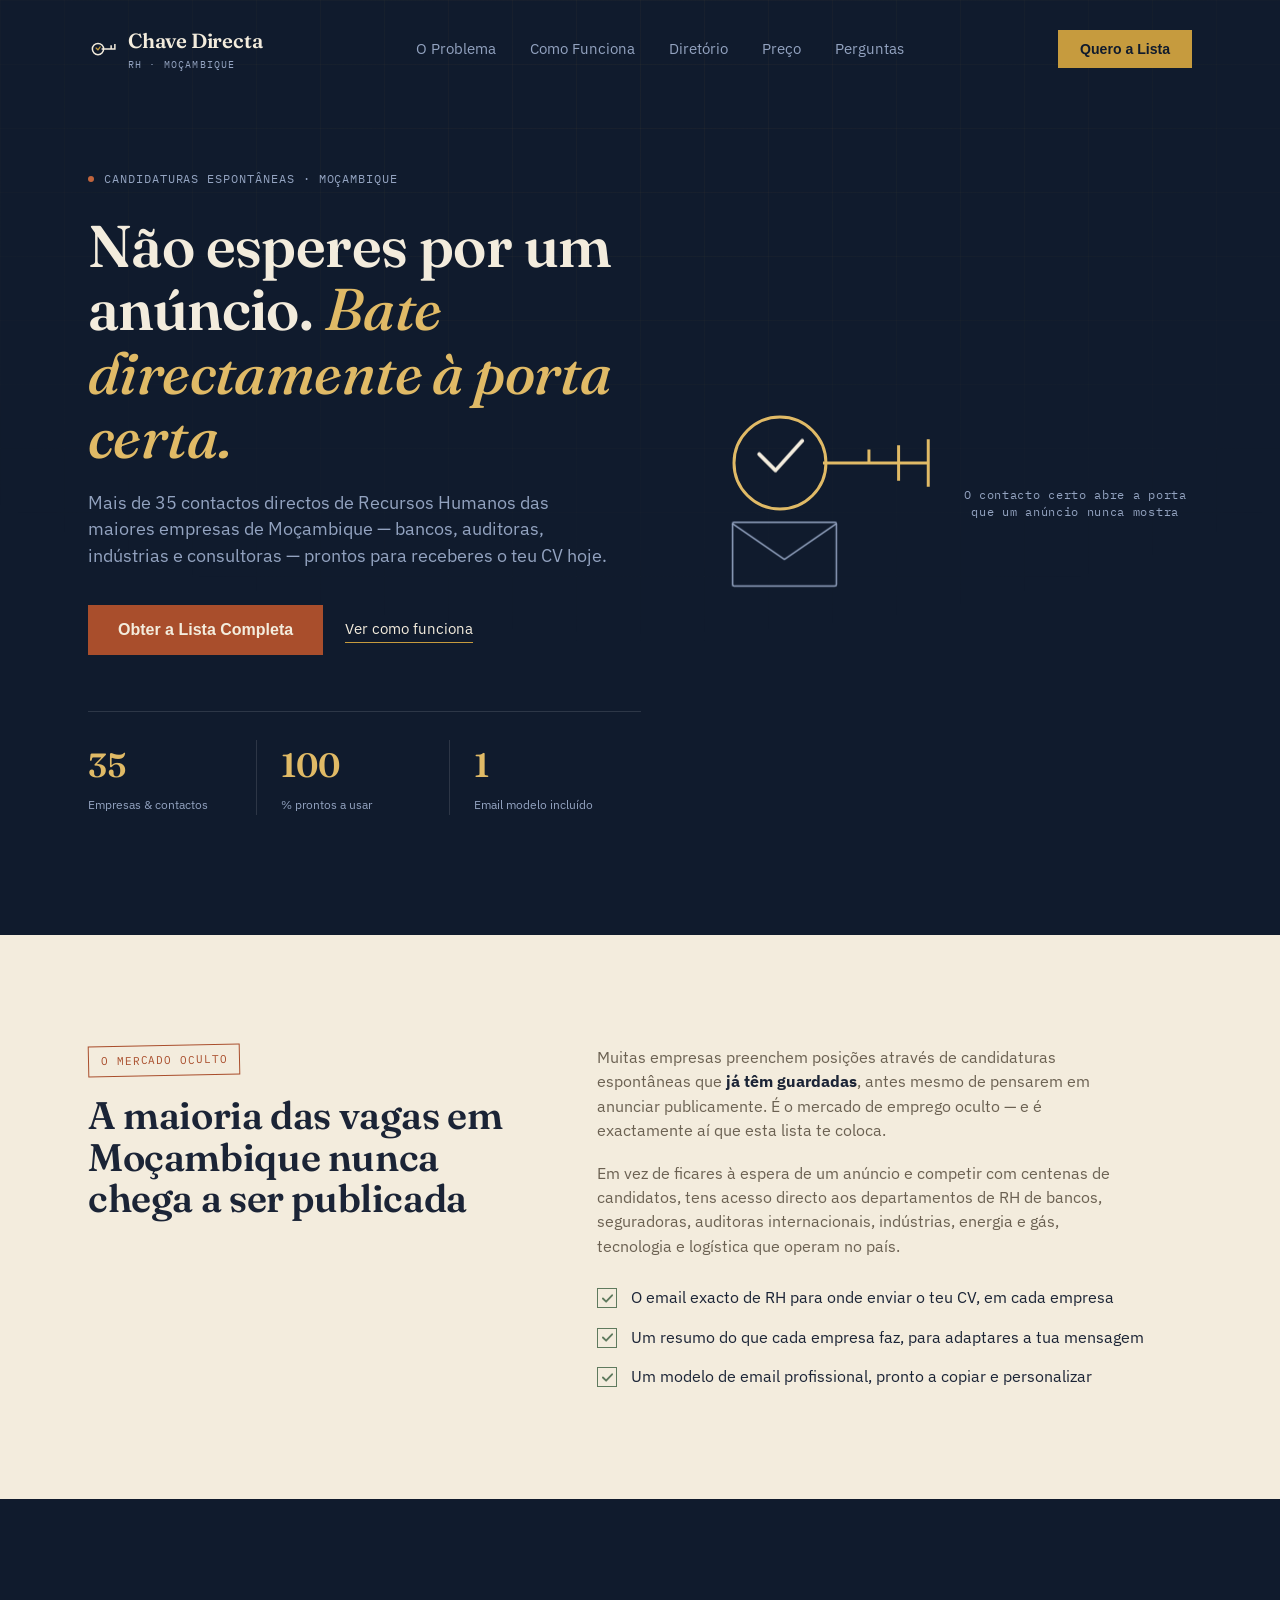
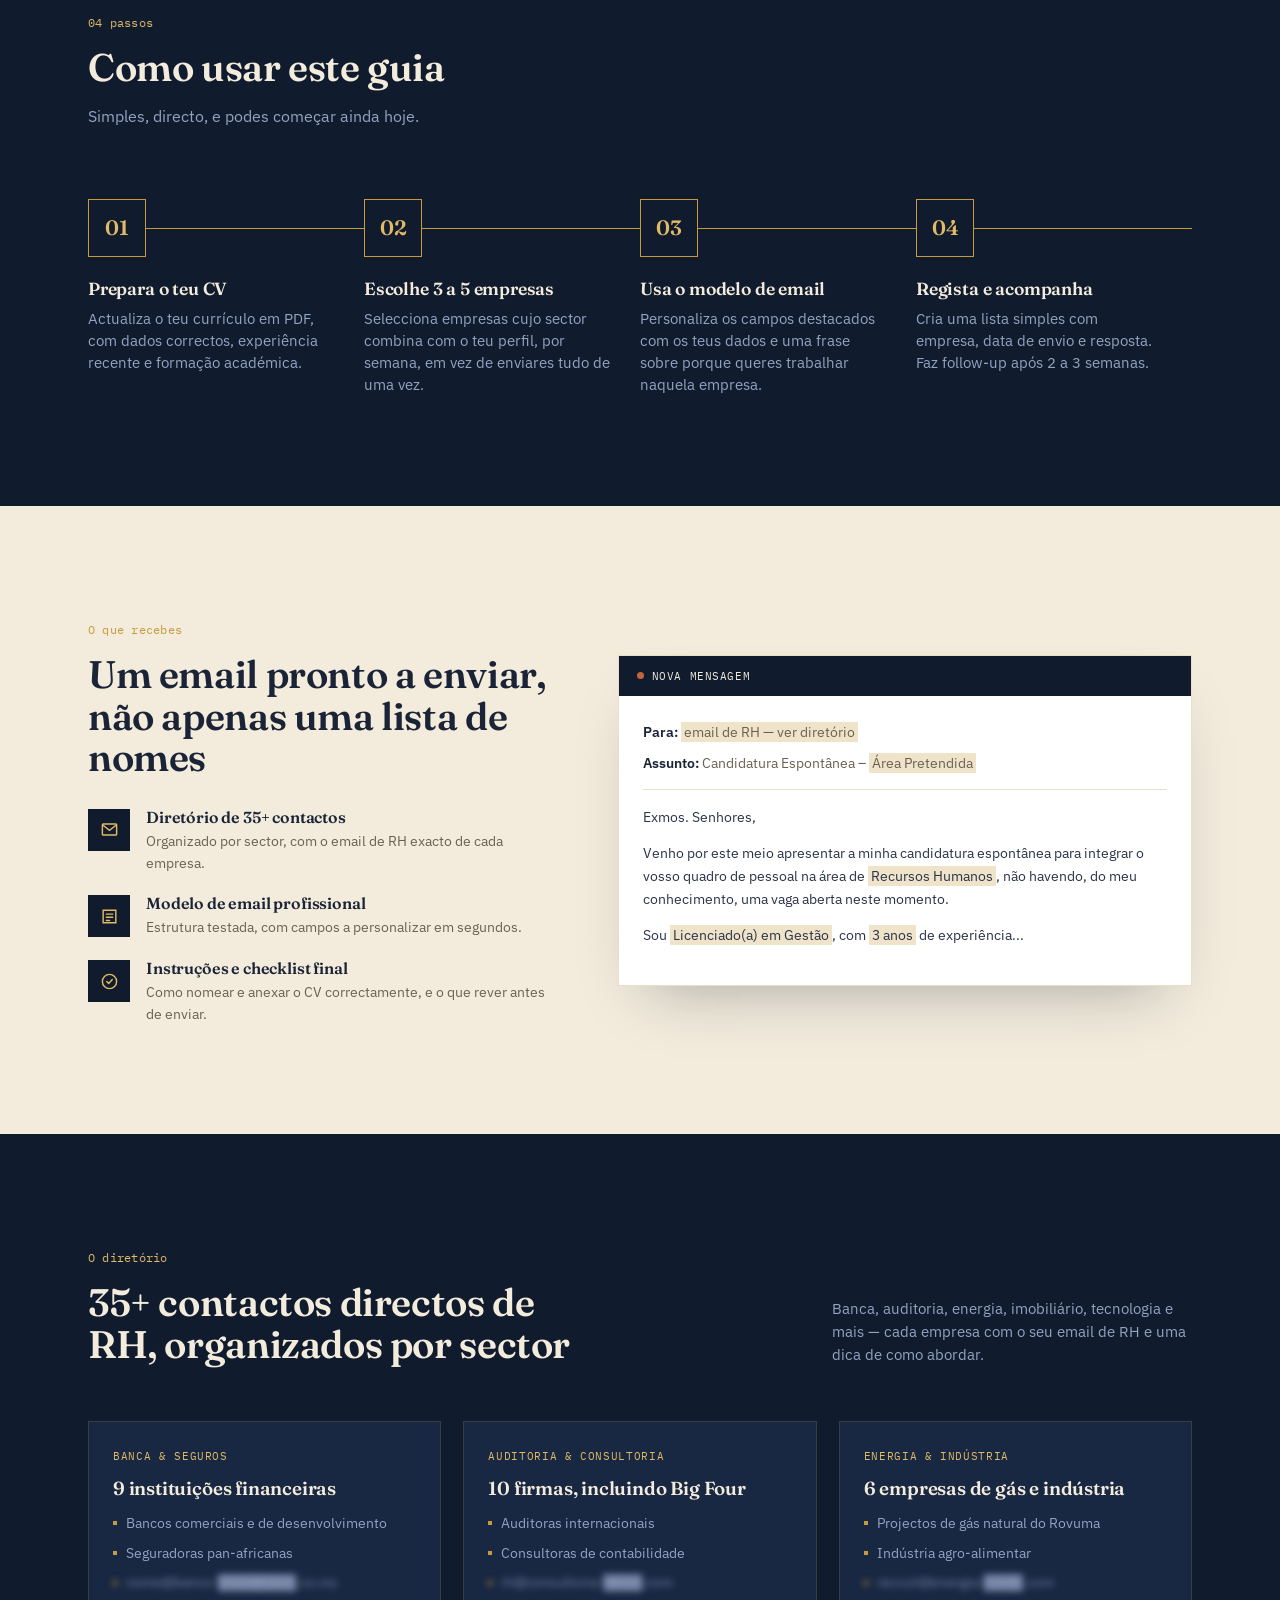
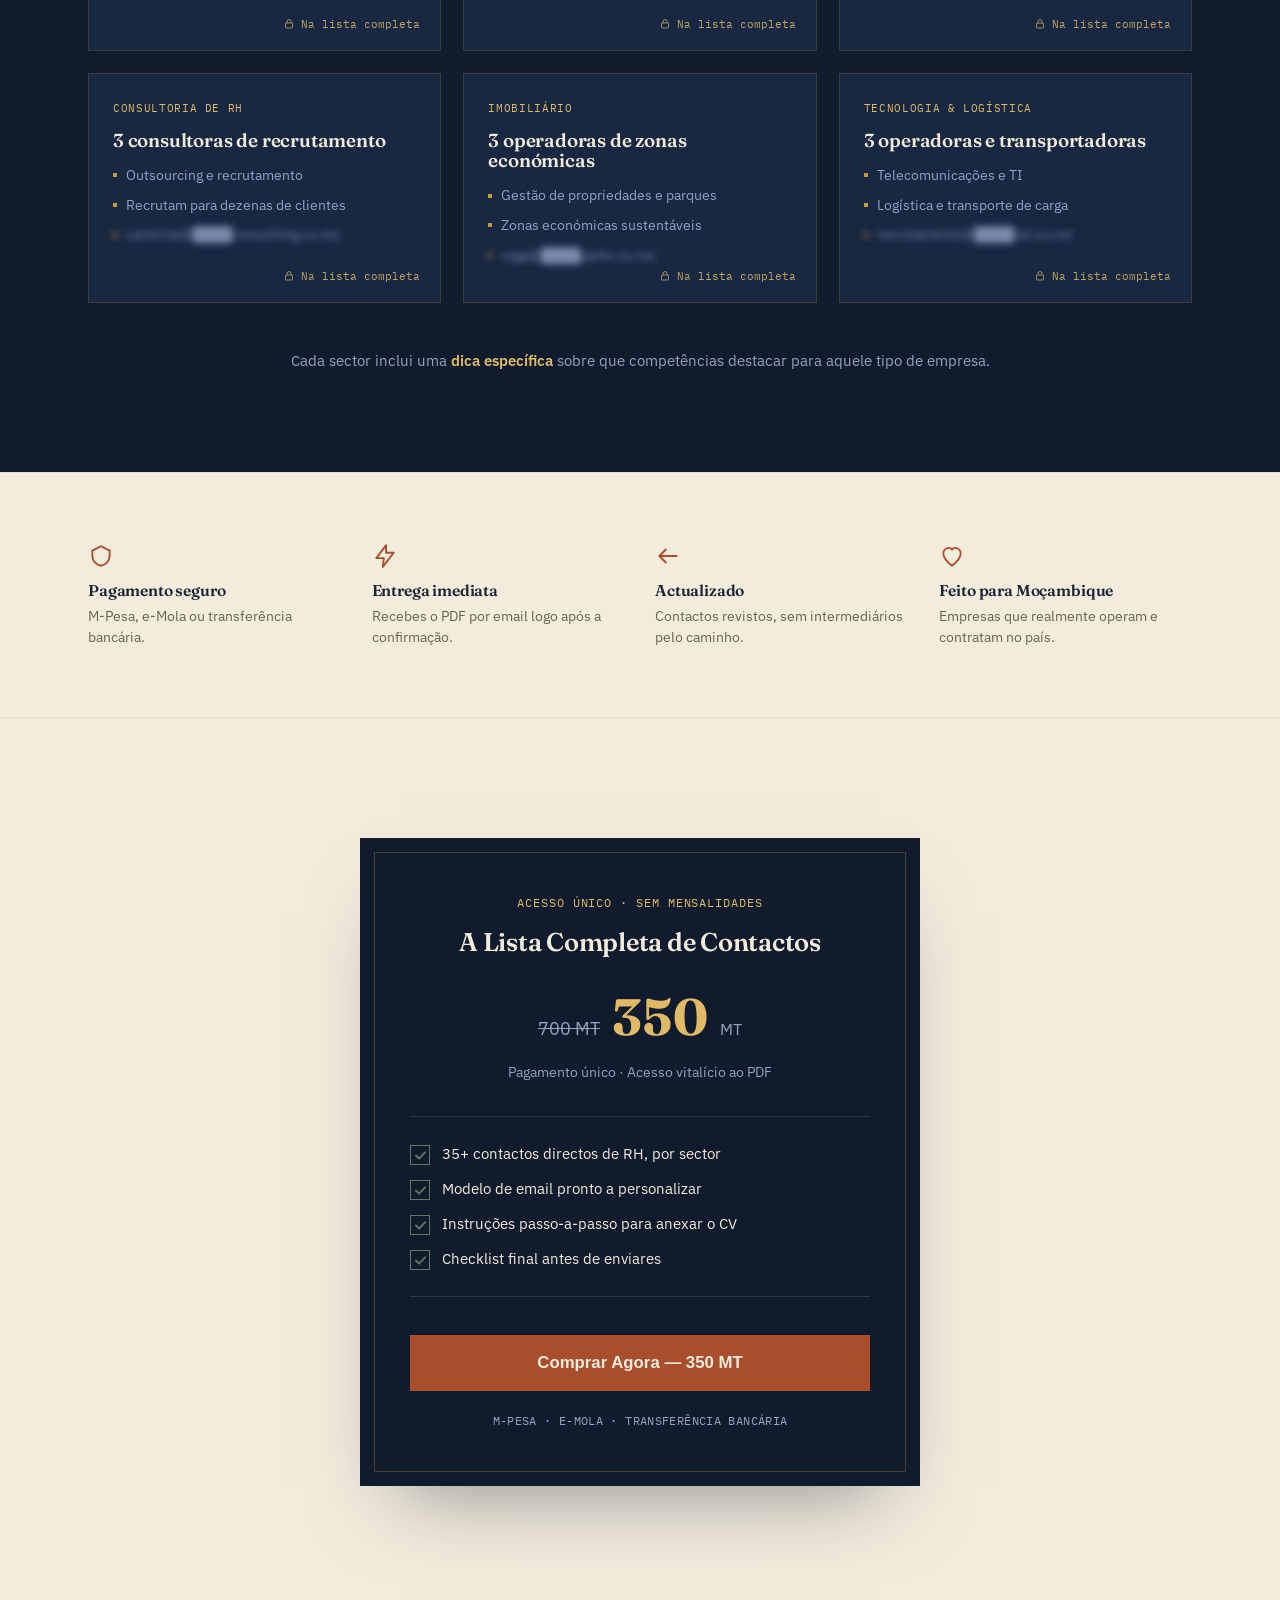
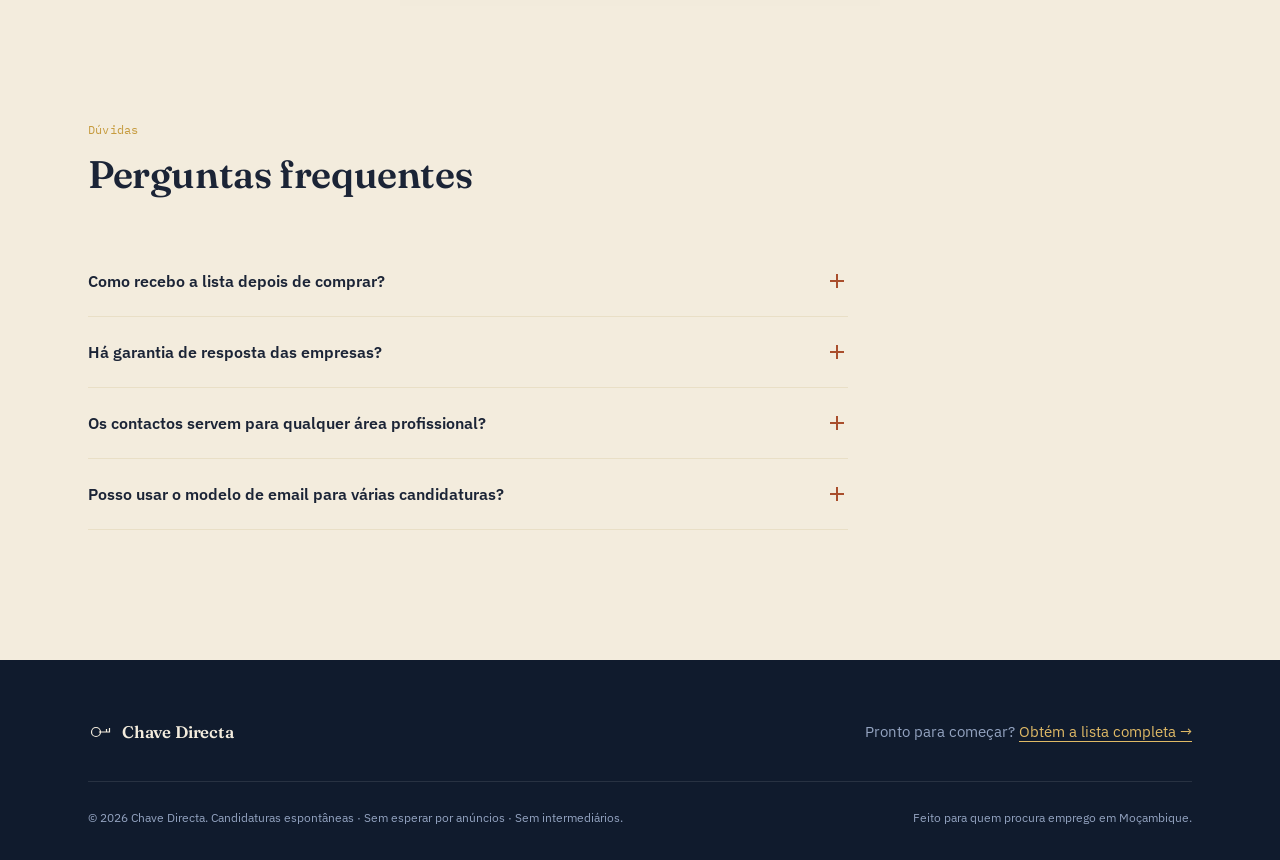
<file: v1.html>
<!DOCTYPE html>
<html lang="pt-MZ">
<head>
<meta charset="UTF-8">
<meta name="viewport" content="width=device-width, initial-scale=1.0">
<title>Chave Directa — Contactos de RH em Moçambique</title>
<meta name="description" content="Mais de 35 contactos directos de Recursos Humanos das maiores empresas de Moçambique, com modelo de email pronto e instruções passo-a-passo para candidaturas espontâneas.">
<link rel="preconnect" href="https://fonts.googleapis.com">
<link rel="preconnect" href="https://fonts.gstatic.com" crossorigin>
<link href="https://fonts.googleapis.com/css2?family=Fraunces:ital,opsz,wght@0,9..144,400;0,9..144,500;0,9..144,600;0,9..144,700;1,9..144,500&family=IBM+Plex+Sans:wght@400;500;600;700&family=IBM+Plex+Mono:wght@500&display=swap" rel="stylesheet">
<style>
:root{
  --ink:#101B2D;
  --ink-2:#182742;
  --ink-3:#1E3050;
  --paper:#F3ECDD;
  --paper-2:#E9DFC6;
  --brass:#C69B3E;
  --brass-light:#E0BA66;
  --rust:#A94E2C;
  --rust-light:#C2653D;
  --sage:#5F7A5E;
  --ink-text:#1B2436;
  --paper-text:#F3ECDD;
  --muted-on-ink:#93A3C0;
  --muted-on-paper:#6B6152;
  --radius-card:2px;
  --serif:'Fraunces', serif;
  --sans:'IBM Plex Sans', sans-serif;
  --mono:'IBM Plex Mono', monospace;
}
*{box-sizing:border-box; margin:0; padding:0;}
html{scroll-behavior:smooth;}
body{
  font-family:var(--sans);
  background:var(--paper);
  color:var(--ink-text);
  line-height:1.5;
  overflow-x:hidden;
  -webkit-font-smoothing:antialiased;
}
img,svg{display:block; max-width:100%;}
a{color:inherit; text-decoration:none;}
ul{list-style:none;}
.container{
  width:100%;
  max-width:1160px;
  margin:0 auto;
  padding:0 28px;
}
h1,h2,h3,h4{font-family:var(--serif); font-weight:600; line-height:1.08; letter-spacing:-0.01em;}
.section-tag{
  font-family:var(--mono);
  font-size:0.72rem;
  letter-spacing:0.02em;
  color:var(--brass);
}
.on-ink .section-tag{color:var(--brass-light);}
.serif-italic{font-style:italic; font-weight:500;}

@media (prefers-reduced-motion: reduce){
  *{animation-duration:0.001ms !important; animation-iteration-count:1 !important; transition-duration:0.001ms !important; scroll-behavior:auto !important;}
}

/* ---------- HEADER ---------- */
header{
  position:fixed; top:0; left:0; right:0; z-index:100;
  background:rgba(16,27,45,0.0);
  transition:background .4s ease, padding .3s ease, box-shadow .4s ease;
  padding:26px 0;
}
header.scrolled{
  background:rgba(16,27,45,0.92);
  backdrop-filter:blur(10px);
  padding:14px 0;
  box-shadow:0 8px 24px rgba(0,0,0,0.25);
}
.header-inner{
  display:flex; align-items:center; justify-content:space-between;
}
.logo{
  display:flex; align-items:center; gap:10px;
  color:var(--paper);
}
.logo svg{width:30px; height:30px; flex-shrink:0;}
.logo-word{font-family:var(--serif); font-weight:600; font-size:1.28rem; letter-spacing:-0.01em;}
.logo-sub{font-family:var(--mono); font-size:0.6rem; letter-spacing:0.12em; color:var(--muted-on-ink); text-transform:uppercase; display:block; margin-top:1px;}
nav.main-nav{display:flex; gap:34px;}
nav.main-nav a{
  color:var(--muted-on-ink);
  font-size:0.92rem;
  position:relative;
  transition:color .25s ease;
}
nav.main-nav a:hover{color:var(--paper);}
nav.main-nav a::after{
  content:'';
  position:absolute; left:0; bottom:-6px; height:1px; width:0;
  background:var(--brass);
  transition:width .3s ease;
}
nav.main-nav a:hover::after{width:100%;}
.header-cta{
  background:var(--brass);
  color:var(--ink);
  font-weight:600;
  font-size:0.88rem;
  padding:11px 22px;
  border:none;
  cursor:pointer;
  transition:background .25s ease, transform .2s ease;
}
.header-cta:hover{background:var(--brass-light); transform:translateY(-1px);}
.menu-toggle{display:none; background:none; border:none; color:var(--paper); font-size:1.6rem; cursor:pointer;}

/* ---------- HERO ---------- */
.hero{
  position:relative;
  background:var(--ink);
  color:var(--paper);
  padding:170px 0 120px;
  overflow:hidden;
}
.hero::before{
  content:'';
  position:absolute; inset:0;
  background-image:
    linear-gradient(rgba(198,155,62,0.05) 1px, transparent 1px),
    linear-gradient(90deg, rgba(198,155,62,0.05) 1px, transparent 1px);
  background-size:64px 64px;
  mask-image:radial-gradient(ellipse 80% 60% at 50% 10%, black, transparent);
  pointer-events:none;
}
.hero-grid{
  position:relative;
  display:grid;
  grid-template-columns:1.05fr 0.95fr;
  gap:50px;
  align-items:center;
}
.eyebrow-row{
  display:flex; align-items:center; gap:10px;
  margin-bottom:26px;
}
.eyebrow-row .dot{width:6px; height:6px; background:var(--rust-light); border-radius:50%;}
.eyebrow-row span{
  font-family:var(--mono); font-size:0.74rem; letter-spacing:0.08em;
  color:var(--muted-on-ink); text-transform:uppercase;
}
.hero h1{
  font-size:clamp(2.4rem, 4.6vw, 3.7rem);
  color:var(--paper);
  margin-bottom:22px;
}
.hero h1 .accent{color:var(--brass-light); font-style:italic; font-weight:500;}
.hero p.lead{
  font-size:1.1rem;
  color:var(--muted-on-ink);
  max-width:520px;
  margin-bottom:36px;
}
.hero-ctas{display:flex; align-items:center; gap:22px; flex-wrap:wrap; margin-bottom:56px;}
.btn-primary{
  background:var(--rust);
  color:var(--paper);
  font-weight:600;
  font-size:1rem;
  padding:16px 30px;
  border:none;
  cursor:pointer;
  position:relative;
  overflow:hidden;
  transition:transform .2s ease, box-shadow .3s ease;
  box-shadow:0 0 0 rgba(169,78,44,0);
}
.btn-primary:hover{transform:translateY(-2px); box-shadow:0 14px 30px -10px rgba(169,78,44,0.55);}
.btn-primary span{position:relative; z-index:1;}
.btn-ghost-link{
  font-size:0.95rem; color:var(--paper); border-bottom:1px solid var(--brass);
  padding-bottom:2px; transition:opacity .2s ease;
}
.btn-ghost-link:hover{opacity:0.75;}
.hero-stats{
  display:flex; gap:0;
  border-top:1px solid rgba(255,255,255,0.12);
  padding-top:28px;
}
.hero-stat{
  flex:1; padding-right:24px;
}
.hero-stat + .hero-stat{
  border-left:1px solid rgba(255,255,255,0.12);
  padding-left:24px;
}
.hero-stat .num{
  font-family:var(--serif); font-weight:600; font-size:2.1rem; color:var(--brass-light);
  display:block;
}
.hero-stat .lbl{
  font-size:0.78rem; color:var(--muted-on-ink); margin-top:2px;
}

/* Hero visual: key unlock */
.hero-visual{
  position:relative;
  display:flex; align-items:center; justify-content:center;
  min-height:420px;
}
.key-stage{
  position:relative; width:100%; max-width:420px;
}
.key-plate{
  position:absolute; inset:0;
  border:1px solid rgba(198,155,62,0.25);
}
#keySvg{width:100%; height:auto; position:relative; z-index:2;}
#keySvg .draw-path{
  stroke-dasharray:900;
  stroke-dashoffset:900;
  animation:drawKey 2.1s cubic-bezier(.65,0,.35,1) forwards .3s;
}
#keySvg .fill-fade{
  opacity:0;
  animation:fadeInFill 1s ease forwards 1.9s;
}
.hero-visual .flash{
  position:absolute; width:10px; height:10px; border-radius:50%;
  background:var(--brass-light);
  top:38%; left:60%;
  opacity:0;
  box-shadow:0 0 0 0 rgba(224,186,102,0.7);
  animation:clickFlash 2.6s ease forwards;
}
@keyframes drawKey{ to{ stroke-dashoffset:0; } }
@keyframes fadeInFill{ to{ opacity:1; } }
@keyframes clickFlash{
  0%,68%{opacity:0; transform:scale(0.4);}
  74%{opacity:1; transform:scale(1.6); box-shadow:0 0 0 14px rgba(224,186,102,0);}
  100%{opacity:0; transform:scale(2.2);}
}
.hero-caption{
  text-align:center; margin-top:22px;
  font-family:var(--mono); font-size:0.72rem; letter-spacing:0.06em;
  color:var(--muted-on-ink);
}

/* ---------- PROBLEM SECTION ---------- */
.problem{
  padding:110px 0;
  background:var(--paper);
}
.problem-grid{
  display:grid; grid-template-columns:0.85fr 1.15fr; gap:70px; align-items:start;
}
.problem h2{
  font-size:clamp(1.9rem, 3vw, 2.5rem);
  color:var(--ink-text);
}
.stamp{
  display:inline-flex; align-items:center; gap:8px;
  border:1px solid var(--rust);
  color:var(--rust);
  font-family:var(--mono); font-size:0.7rem; letter-spacing:0.08em; text-transform:uppercase;
  padding:6px 12px; margin-bottom:20px;
  transform:rotate(-1.2deg);
}
.problem-copy p{
  font-size:1.02rem; color:var(--muted-on-paper); margin-bottom:18px; max-width:52ch;
}
.problem-copy p strong{color:var(--ink-text);}
.problem-list{margin-top:28px; display:flex; flex-direction:column; gap:16px;}
.problem-list li{
  display:flex; gap:14px; align-items:flex-start;
  font-size:0.98rem; color:var(--ink-text);
}
.check-mark{
  flex-shrink:0; width:20px; height:20px; margin-top:2px;
  border:1px solid var(--sage); color:var(--sage);
  display:flex; align-items:center; justify-content:center;
}
.check-mark svg{width:11px; height:11px;}

/* ---------- HOW IT WORKS ---------- */
.how{
  padding:110px 0;
  background:var(--ink);
  color:var(--paper);
  position:relative;
}
.how-head{max-width:560px; margin-bottom:70px;}
.how-head h2{font-size:clamp(1.9rem,3vw,2.5rem); color:var(--paper); margin-top:14px;}
.how-head p{color:var(--muted-on-ink); margin-top:16px; font-size:1.02rem;}
.steps{
  position:relative;
  display:grid; grid-template-columns:repeat(4,1fr); gap:0;
}
.steps::before{
  content:'';
  position:absolute; top:29px; left:0; right:0; height:1px;
  background:rgba(198,155,62,0.25);
}
.steps::after{
  content:'';
  position:absolute; top:29px; left:0; height:1px;
  background:var(--brass);
  width:0%;
  transition:width 1.4s cubic-bezier(.65,0,.35,1);
}
.steps.in-view::after{width:100%;}
.step{
  padding-right:28px; position:relative;
}
.step-num{
  width:58px; height:58px;
  border:1px solid var(--brass);
  background:var(--ink);
  color:var(--brass-light);
  font-family:var(--serif); font-weight:600; font-size:1.3rem;
  display:flex; align-items:center; justify-content:center;
  position:relative; z-index:2;
  margin-bottom:22px;
  opacity:0; transform:scale(0.6);
  transition:opacity .5s ease, transform .5s cubic-bezier(.34,1.56,.64,1);
}
.steps.in-view .step-num{opacity:1; transform:scale(1);}
.step:nth-child(1) .step-num{transition-delay:.1s;}
.step:nth-child(2) .step-num{transition-delay:.5s;}
.step:nth-child(3) .step-num{transition-delay:.9s;}
.step:nth-child(4) .step-num{transition-delay:1.3s;}
.step h3{font-size:1.1rem; color:var(--paper); margin-bottom:10px; font-weight:600;}
.step p{font-size:0.92rem; color:var(--muted-on-ink);}

/* ---------- INCLUDED / EMAIL MOCKUP ---------- */
.included{
  padding:110px 0;
  background:var(--paper);
}
.included-grid{
  display:grid; grid-template-columns:0.9fr 1.1fr; gap:60px; align-items:center;
}
.included h2{font-size:clamp(1.9rem,3vw,2.5rem); margin:14px 0 30px;}
.feature-list{display:flex; flex-direction:column; gap:22px;}
.feature-item{display:flex; gap:16px;}
.feature-icon{
  width:42px; height:42px; flex-shrink:0;
  background:var(--ink); color:var(--brass-light);
  display:flex; align-items:center; justify-content:center;
}
.feature-icon svg{width:19px; height:19px;}
.feature-item h4{font-size:1rem; margin-bottom:4px; font-weight:600; color:var(--ink-text);}
.feature-item p{font-size:0.9rem; color:var(--muted-on-paper);}

.email-mock{
  background:#fff;
  border:1px solid var(--paper-2);
  box-shadow:0 30px 60px -30px rgba(16,27,45,0.35);
  transform:rotate(1.4deg);
  transition:transform .5s ease;
}
.email-mock:hover{transform:rotate(0deg);}
.email-bar{
  background:var(--ink);
  color:var(--paper);
  padding:12px 18px;
  font-family:var(--mono); font-size:0.7rem; letter-spacing:0.05em;
  display:flex; align-items:center; gap:8px;
}
.email-bar .dot{width:7px; height:7px; border-radius:50%; background:var(--rust-light);}
.email-body{padding:26px 24px;}
.email-field{font-size:0.85rem; color:var(--muted-on-paper); margin-bottom:10px;}
.email-field b{color:var(--ink-text); font-weight:600;}
.email-hl{background:rgba(198,155,62,0.28); padding:1px 3px;}
.email-divider{height:1px; background:var(--paper-2); margin:16px 0;}
.email-text{font-size:0.86rem; color:#2a3348; line-height:1.7;}
.email-text p{margin-bottom:12px;}

/* ---------- DIRECTORY PREVIEW ---------- */
.directory{
  padding:110px 0 100px;
  background:var(--ink);
  color:var(--paper);
}
.directory-head{
  display:flex; justify-content:space-between; align-items:flex-end; gap:30px;
  margin-bottom:56px; flex-wrap:wrap;
}
.directory-head h2{font-size:clamp(1.9rem,3vw,2.5rem); color:var(--paper); margin-top:14px; max-width:520px;}
.directory-head p{color:var(--muted-on-ink); max-width:360px; font-size:0.95rem;}
.rolodex{
  display:grid; grid-template-columns:repeat(3,1fr); gap:22px;
}
.rcard{
  background:var(--ink-2);
  border:1px solid rgba(198,155,62,0.2);
  padding:26px 24px 24px;
  perspective:1000px;
  position:relative;
  min-height:230px;
  cursor:default;
}
.rcard .sector-tag{
  font-family:var(--mono); font-size:0.68rem; letter-spacing:0.06em; text-transform:uppercase;
  color:var(--brass-light); margin-bottom:14px; display:block;
}
.rcard h3{font-size:1.18rem; color:var(--paper); margin-bottom:14px; font-weight:600;}
.rcard ul{display:flex; flex-direction:column; gap:9px;}
.rcard li{
  font-size:0.86rem; color:var(--muted-on-ink);
  display:flex; align-items:center; gap:9px;
}
.rcard li::before{
  content:''; width:4px; height:4px; background:var(--brass); flex-shrink:0;
}
.rcard .blur-line{
  filter:blur(3.5px);
  user-select:none;
  color:#7c8bad;
}
.rcard-lock{
  position:absolute; bottom:18px; right:20px;
  font-family:var(--mono); font-size:0.68rem; color:var(--brass-light);
  display:flex; align-items:center; gap:6px;
  opacity:0.85;
}
.rcard-lock svg{width:12px; height:12px;}
.directory-more{
  text-align:center; margin-top:46px;
  font-size:0.95rem; color:var(--muted-on-ink);
}
.directory-more b{color:var(--brass-light); font-weight:600;}

/* ---------- TRUST ---------- */
.trust{
  background:var(--paper);
  padding:70px 0;
  border-top:1px solid var(--paper-2);
  border-bottom:1px solid var(--paper-2);
}
.trust-row{
  display:grid; grid-template-columns:repeat(4,1fr); gap:30px;
}
.trust-item{text-align:left;}
.trust-item svg{width:26px; height:26px; color:var(--rust); margin-bottom:14px;}
.trust-item h4{font-size:0.98rem; margin-bottom:6px; font-weight:600;}
.trust-item p{font-size:0.85rem; color:var(--muted-on-paper);}

/* ---------- PRICING ---------- */
.pricing{
  padding:120px 0;
  background:var(--paper);
  position:relative;
}
.pricing-card{
  max-width:560px; margin:0 auto;
  background:var(--ink);
  color:var(--paper);
  padding:56px 50px;
  position:relative;
  text-align:center;
  box-shadow:0 40px 80px -40px rgba(16,27,45,0.5);
}
.pricing-card::before{
  content:'';
  position:absolute; top:14px; left:14px; right:14px; bottom:14px;
  border:1px solid rgba(198,155,62,0.3);
  pointer-events:none;
}
.pricing-tag{
  font-family:var(--mono); font-size:0.72rem; letter-spacing:0.08em; text-transform:uppercase;
  color:var(--brass-light); margin-bottom:18px; display:block;
}
.pricing-card h2{font-size:1.6rem; color:var(--paper); margin-bottom:22px;}
.price-row{
  display:flex; align-items:baseline; justify-content:center; gap:12px; margin-bottom:6px;
}
.price-old{font-size:1.15rem; color:var(--muted-on-ink); text-decoration:line-through;}
.price-new{font-family:var(--serif); font-weight:700; font-size:3.2rem; color:var(--brass-light);}
.price-cur{font-size:1rem; color:var(--muted-on-ink);}
.pricing-card .price-note{font-size:0.85rem; color:var(--muted-on-ink); margin-bottom:34px;}
.pricing-list{
  text-align:left; display:flex; flex-direction:column; gap:13px; margin-bottom:38px;
  border-top:1px solid rgba(255,255,255,0.12);
  border-bottom:1px solid rgba(255,255,255,0.12);
  padding:26px 0;
}
.pricing-list li{display:flex; gap:12px; font-size:0.92rem; color:var(--paper); align-items:flex-start;}
.btn-primary.full{width:100%; padding:18px 30px; font-size:1.05rem;}
.pay-methods{
  margin-top:20px; font-size:0.78rem; color:var(--muted-on-ink);
  font-family:var(--mono); letter-spacing:0.03em;
}

/* ---------- FAQ ---------- */
.faq{
  padding:110px 0 130px;
  background:var(--paper);
}
.faq-head{max-width:520px; margin-bottom:50px;}
.faq-head h2{font-size:clamp(1.9rem,3vw,2.5rem); margin-top:14px;}
.faq-list{max-width:760px;}
.faq-item{
  border-bottom:1px solid var(--paper-2);
}
.faq-q{
  width:100%; text-align:left; background:none; border:none; cursor:pointer;
  display:flex; justify-content:space-between; align-items:center; gap:20px;
  padding:24px 0; font-family:var(--sans); font-size:1.02rem; font-weight:600; color:var(--ink-text);
}
.faq-q .plus{
  flex-shrink:0; width:22px; height:22px; position:relative;
}
.faq-q .plus::before, .faq-q .plus::after{
  content:''; position:absolute; background:var(--rust); top:50%; left:50%;
  transform:translate(-50%,-50%);
}
.faq-q .plus::before{width:14px; height:2px;}
.faq-q .plus::after{width:2px; height:14px; transition:transform .3s ease;}
.faq-item.open .faq-q .plus::after{transform:translate(-50%,-50%) rotate(90deg); }
.faq-a{
  max-height:0; overflow:hidden; transition:max-height .4s ease;
}
.faq-a-inner{padding-bottom:24px; font-size:0.94rem; color:var(--muted-on-paper); max-width:64ch;}

/* ---------- FOOTER ---------- */
footer{
  background:var(--ink);
  color:var(--muted-on-ink);
  padding:60px 0 34px;
}
.footer-top{
  display:flex; justify-content:space-between; align-items:center; flex-wrap:wrap; gap:24px;
  padding-bottom:36px; border-bottom:1px solid rgba(255,255,255,0.1);
  margin-bottom:26px;
}
.footer-logo{display:flex; align-items:center; gap:10px; color:var(--paper);}
.footer-logo svg{width:24px; height:24px;}
.footer-cta-line{font-size:0.92rem;}
.footer-cta-line a{color:var(--brass-light); border-bottom:1px solid var(--brass-light);}
.footer-bottom{
  display:flex; justify-content:space-between; flex-wrap:wrap; gap:14px;
  font-size:0.78rem;
}

/* ---------- REVEAL ---------- */
.reveal{opacity:0; transform:translateY(18px); transition:opacity .7s ease, transform .7s ease;}
.reveal.visible{opacity:1; transform:translateY(0);}
.reveal-stagger > *{opacity:0; transform:translateY(16px); transition:opacity .6s ease, transform .6s ease;}
.reveal-stagger.visible > *{opacity:1; transform:translateY(0);}
.reveal-stagger.visible > *:nth-child(1){transition-delay:.05s;}
.reveal-stagger.visible > *:nth-child(2){transition-delay:.15s;}
.reveal-stagger.visible > *:nth-child(3){transition-delay:.25s;}
.reveal-stagger.visible > *:nth-child(4){transition-delay:.35s;}

/* counter */
.count-up{font-variant-numeric:tabular-nums;}

/* ---------- RESPONSIVE ---------- */
@media (max-width:980px){
  .hero-grid{grid-template-columns:1fr; gap:60px;}
  .hero{padding:150px 0 90px; text-align:left;}
  .hero-visual{min-height:320px; order:-1;}
  .problem-grid{grid-template-columns:1fr; gap:36px;}
  .included-grid{grid-template-columns:1fr; gap:44px;}
  .included-grid .email-mock{order:-1; max-width:440px;}
  .rolodex{grid-template-columns:repeat(2,1fr);}
  .steps{grid-template-columns:repeat(2,1fr); row-gap:44px;}
  .steps::before,.steps::after{display:none;}
  .trust-row{grid-template-columns:repeat(2,1fr); row-gap:30px;}
}
@media (max-width:720px){
  nav.main-nav{
    position:fixed; top:0; right:0; height:100vh; width:76%;
    background:var(--ink); flex-direction:column; justify-content:center; gap:30px;
    padding:40px; transform:translateX(100%); transition:transform .4s ease;
    z-index:99;
  }
  nav.main-nav.open{transform:translateX(0);}
  .menu-toggle{display:block; z-index:101;}
  .header-cta{display:none;}
  nav.main-nav a{font-size:1.15rem;}
  .rolodex{grid-template-columns:1fr;}
  .steps{grid-template-columns:1fr;}
  .trust-row{grid-template-columns:1fr;}
  .pricing-card{padding:44px 26px;}
  .price-new{font-size:2.5rem;}
  .container{padding:0 20px;}
}
</style>
</head>
<body>

<header id="siteHeader">
  <div class="container header-inner">
    <a href="#top" class="logo">
      <svg viewBox="0 0 48 48" fill="none" xmlns="http://www.w3.org/2000/svg">
        <circle cx="16" cy="24" r="9" stroke="currentColor" stroke-width="2.4"/>
        <path d="M23 24H43M43 24V17M37 24V19" stroke="currentColor" stroke-width="2.4" stroke-linecap="square"/>
        <path d="M13 22.5L16 25.5L19.5 20.5" stroke="#C69B3E" stroke-width="2" stroke-linecap="round" stroke-linejoin="round"/>
      </svg>
      <span>
        <span class="logo-word">Chave Directa</span>
        <span class="logo-sub">RH · Moçambique</span>
      </span>
    </a>
    <nav class="main-nav" id="mainNav">
      <a href="#sobre">O Problema</a>
      <a href="#como-funciona">Como Funciona</a>
      <a href="#diretorio">Diretório</a>
      <a href="#preco">Preço</a>
      <a href="#faq">Perguntas</a>
    </nav>
    <button class="header-cta" onclick="location.href='#preco'">Quero a Lista</button>
    <button class="menu-toggle" id="menuToggle" aria-label="Abrir menu">☰</button>
  </div>
</header>

<section class="hero" id="top">
  <div class="container hero-grid">
    <div>
      <div class="eyebrow-row"><span class="dot"></span><span>Candidaturas espontâneas · Moçambique</span></div>
      <h1>Não esperes por um anúncio. <span class="accent">Bate directamente à porta certa.</span></h1>
      <p class="lead">Mais de 35 contactos directos de Recursos Humanos das maiores empresas de Moçambique — bancos, auditoras, indústrias e consultoras — prontos para receberes o teu CV hoje.</p>
      <div class="hero-ctas">
        <button class="btn-primary" onclick="location.href='#preco'"><span>Obter a Lista Completa</span></button>
        <a href="#como-funciona" class="btn-ghost-link">Ver como funciona</a>
      </div>
      <div class="hero-stats">
        <div class="hero-stat"><span class="num count-up" data-target="35">0</span><span class="lbl">Empresas & contactos</span></div>
        <div class="hero-stat"><span class="num count-up" data-target="100">0</span><span class="lbl">% prontos a usar</span></div>
        <div class="hero-stat"><span class="num">1</span><span class="lbl">Email modelo incluído</span></div>
      </div>
    </div>
    <div class="hero-visual">
      <div class="key-stage">
        <svg id="keySvg" viewBox="0 0 360 320" fill="none" xmlns="http://www.w3.org/2000/svg">
          <circle class="draw-path" cx="120" cy="120" r="62" stroke="#E0BA66" stroke-width="4"/>
          <path class="draw-path" d="M180 120H320M320 120V90M320 120V150M280 120V98M280 120V142M240 120V104" stroke="#E0BA66" stroke-width="4" stroke-linecap="square"/>
          <path class="fill-fade" d="M92 108L114 130L150 90" stroke="#F3ECDD" stroke-width="5" stroke-linecap="round" stroke-linejoin="round"/>
          <rect class="fill-fade" x="56" y="200" width="140" height="86" rx="2" stroke="#93A3C0" stroke-width="2"/>
          <path class="fill-fade" d="M56 202L126 250L196 202" stroke="#93A3C0" stroke-width="2"/>
        </svg>
        <div class="flash"></div>
      </div>
      <p class="hero-caption">O contacto certo abre a porta que um anúncio nunca mostra</p>
    </div>
  </div>
</section>

<section class="problem" id="sobre">
  <div class="container problem-grid">
    <div>
      <span class="stamp">O mercado oculto</span>
      <h2>A maioria das vagas em Moçambique nunca chega a ser publicada</h2>
    </div>
    <div class="problem-copy reveal">
      <p>Muitas empresas preenchem posições através de candidaturas espontâneas que <strong>já têm guardadas</strong>, antes mesmo de pensarem em anunciar publicamente. É o mercado de emprego oculto — e é exactamente aí que esta lista te coloca.</p>
      <p>Em vez de ficares à espera de um anúncio e competir com centenas de candidatos, tens acesso directo aos departamentos de RH de bancos, seguradoras, auditoras internacionais, indústrias, energia e gás, tecnologia e logística que operam no país.</p>
      <ul class="problem-list">
        <li><span class="check-mark"><svg viewBox="0 0 12 10" fill="none"><path d="M1 5L4.5 8.5L11 1.5" stroke="currentColor" stroke-width="2" stroke-linecap="round" stroke-linejoin="round"/></svg></span>O email exacto de RH para onde enviar o teu CV, em cada empresa</li>
        <li><span class="check-mark"><svg viewBox="0 0 12 10" fill="none"><path d="M1 5L4.5 8.5L11 1.5" stroke="currentColor" stroke-width="2" stroke-linecap="round" stroke-linejoin="round"/></svg></span>Um resumo do que cada empresa faz, para adaptares a tua mensagem</li>
        <li><span class="check-mark"><svg viewBox="0 0 12 10" fill="none"><path d="M1 5L4.5 8.5L11 1.5" stroke="currentColor" stroke-width="2" stroke-linecap="round" stroke-linejoin="round"/></svg></span>Um modelo de email profissional, pronto a copiar e personalizar</li>
      </ul>
    </div>
  </div>
</section>

<section class="how on-ink" id="como-funciona">
  <div class="container">
    <div class="how-head reveal">
      <span class="section-tag">04 passos</span>
      <h2>Como usar este guia</h2>
      <p>Simples, directo, e podes começar ainda hoje.</p>
    </div>
    <div class="steps" id="stepsBlock">
      <div class="step"><div class="step-num">01</div><h3>Prepara o teu CV</h3><p>Actualiza o teu currículo em PDF, com dados correctos, experiência recente e formação académica.</p></div>
      <div class="step"><div class="step-num">02</div><h3>Escolhe 3 a 5 empresas</h3><p>Selecciona empresas cujo sector combina com o teu perfil, por semana, em vez de enviares tudo de uma vez.</p></div>
      <div class="step"><div class="step-num">03</div><h3>Usa o modelo de email</h3><p>Personaliza os campos destacados com os teus dados e uma frase sobre porque queres trabalhar naquela empresa.</p></div>
      <div class="step"><div class="step-num">04</div><h3>Regista e acompanha</h3><p>Cria uma lista simples com empresa, data de envio e resposta. Faz follow-up após 2 a 3 semanas.</p></div>
    </div>
  </div>
</section>

<section class="included" id="incluido">
  <div class="container included-grid">
    <div class="reveal">
      <span class="section-tag">O que recebes</span>
      <h2>Um email pronto a enviar, não apenas uma lista de nomes</h2>
      <div class="feature-list">
        <div class="feature-item">
          <div class="feature-icon"><svg viewBox="0 0 24 24" fill="none"><path d="M3 6L12 13L21 6" stroke="currentColor" stroke-width="1.8"/><rect x="3" y="5" width="18" height="14" rx="1" stroke="currentColor" stroke-width="1.8"/></svg></div>
          <div><h4>Diretório de 35+ contactos</h4><p>Organizado por sector, com o email de RH exacto de cada empresa.</p></div>
        </div>
        <div class="feature-item">
          <div class="feature-icon"><svg viewBox="0 0 24 24" fill="none"><path d="M4 4H20V20H4V4Z" stroke="currentColor" stroke-width="1.8"/><path d="M8 9H16M8 13H16M8 17H12" stroke="currentColor" stroke-width="1.8" stroke-linecap="round"/></svg></div>
          <div><h4>Modelo de email profissional</h4><p>Estrutura testada, com campos a personalizar em segundos.</p></div>
        </div>
        <div class="feature-item">
          <div class="feature-icon"><svg viewBox="0 0 24 24" fill="none"><circle cx="12" cy="12" r="9" stroke="currentColor" stroke-width="1.8"/><path d="M8.5 12L11 14.5L15.5 9.5" stroke="currentColor" stroke-width="1.8" stroke-linecap="round" stroke-linejoin="round"/></svg></div>
          <div><h4>Instruções e checklist final</h4><p>Como nomear e anexar o CV correctamente, e o que rever antes de enviar.</p></div>
        </div>
      </div>
    </div>
    <div class="email-mock reveal">
      <div class="email-bar"><span class="dot"></span> NOVA MENSAGEM</div>
      <div class="email-body">
        <div class="email-field"><b>Para:</b> <span class="email-hl">email de RH — ver diretório</span></div>
        <div class="email-field"><b>Assunto:</b> Candidatura Espontânea – <span class="email-hl">Área Pretendida</span></div>
        <div class="email-divider"></div>
        <div class="email-text">
          <p>Exmos. Senhores,</p>
          <p>Venho por este meio apresentar a minha candidatura espontânea para integrar o vosso quadro de pessoal na área de <span class="email-hl">Recursos Humanos</span>, não havendo, do meu conhecimento, uma vaga aberta neste momento.</p>
          <p>Sou <span class="email-hl">Licenciado(a) em Gestão</span>, com <span class="email-hl">3 anos</span> de experiência...</p>
        </div>
      </div>
    </div>
  </div>
</section>

<section class="directory on-ink" id="diretorio">
  <div class="container">
    <div class="directory-head reveal">
      <div>
        <span class="section-tag">O diretório</span>
        <h2>35+ contactos directos de RH, organizados por sector</h2>
      </div>
      <p>Banca, auditoria, energia, imobiliário, tecnologia e mais — cada empresa com o seu email de RH e uma dica de como abordar.</p>
    </div>
    <div class="rolodex reveal-stagger">
      <div class="rcard">
        <span class="sector-tag">Banca & Seguros</span>
        <h3>9 instituições financeiras</h3>
        <ul>
          <li>Bancos comerciais e de desenvolvimento</li>
          <li>Seguradoras pan-africanas</li>
          <li class="blur-line">nome@banco-████████.co.mz</li>
        </ul>
        <div class="rcard-lock"><svg viewBox="0 0 24 24" fill="none"><rect x="5" y="10" width="14" height="10" rx="1" stroke="currentColor" stroke-width="1.6"/><path d="M8 10V7a4 4 0 018 0v3" stroke="currentColor" stroke-width="1.6"/></svg>Na lista completa</div>
      </div>
      <div class="rcard">
        <span class="sector-tag">Auditoria & Consultoria</span>
        <h3>10 firmas, incluindo Big Four</h3>
        <ul>
          <li>Auditoras internacionais</li>
          <li>Consultoras de contabilidade</li>
          <li class="blur-line">rh@consultoria-████.com</li>
        </ul>
        <div class="rcard-lock"><svg viewBox="0 0 24 24" fill="none"><rect x="5" y="10" width="14" height="10" rx="1" stroke="currentColor" stroke-width="1.6"/><path d="M8 10V7a4 4 0 018 0v3" stroke="currentColor" stroke-width="1.6"/></svg>Na lista completa</div>
      </div>
      <div class="rcard">
        <span class="sector-tag">Energia & Indústria</span>
        <h3>6 empresas de gás e indústria</h3>
        <ul>
          <li>Projectos de gás natural do Rovuma</li>
          <li>Indústria agro-alimentar</li>
          <li class="blur-line">recruit@energia-████.com</li>
        </ul>
        <div class="rcard-lock"><svg viewBox="0 0 24 24" fill="none"><rect x="5" y="10" width="14" height="10" rx="1" stroke="currentColor" stroke-width="1.6"/><path d="M8 10V7a4 4 0 018 0v3" stroke="currentColor" stroke-width="1.6"/></svg>Na lista completa</div>
      </div>
      <div class="rcard">
        <span class="sector-tag">Consultoria de RH</span>
        <h3>3 consultoras de recrutamento</h3>
        <ul>
          <li>Outsourcing e recrutamento</li>
          <li>Recrutam para dezenas de clientes</li>
          <li class="blur-line">carreiras@████consulting.co.mz</li>
        </ul>
        <div class="rcard-lock"><svg viewBox="0 0 24 24" fill="none"><rect x="5" y="10" width="14" height="10" rx="1" stroke="currentColor" stroke-width="1.6"/><path d="M8 10V7a4 4 0 018 0v3" stroke="currentColor" stroke-width="1.6"/></svg>Na lista completa</div>
      </div>
      <div class="rcard">
        <span class="sector-tag">Imobiliário</span>
        <h3>3 operadoras de zonas económicas</h3>
        <ul>
          <li>Gestão de propriedades e parques</li>
          <li>Zonas económicas sustentáveis</li>
          <li class="blur-line">vaga@████parks.co.mz</li>
        </ul>
        <div class="rcard-lock"><svg viewBox="0 0 24 24" fill="none"><rect x="5" y="10" width="14" height="10" rx="1" stroke="currentColor" stroke-width="1.6"/><path d="M8 10V7a4 4 0 018 0v3" stroke="currentColor" stroke-width="1.6"/></svg>Na lista completa</div>
      </div>
      <div class="rcard">
        <span class="sector-tag">Tecnologia & Logística</span>
        <h3>3 operadoras e transportadoras</h3>
        <ul>
          <li>Telecomunicações e TI</li>
          <li>Logística e transporte de carga</li>
          <li class="blur-line">recrutamento@████tel.co.mz</li>
        </ul>
        <div class="rcard-lock"><svg viewBox="0 0 24 24" fill="none"><rect x="5" y="10" width="14" height="10" rx="1" stroke="currentColor" stroke-width="1.6"/><path d="M8 10V7a4 4 0 018 0v3" stroke="currentColor" stroke-width="1.6"/></svg>Na lista completa</div>
      </div>
    </div>
    <p class="directory-more">Cada sector inclui uma <b>dica específica</b> sobre que competências destacar para aquele tipo de empresa.</p>
  </div>
</section>

<section class="trust">
  <div class="container trust-row reveal-stagger">
    <div class="trust-item">
      <svg viewBox="0 0 24 24" fill="none"><path d="M12 3L20 7V12C20 16.5 16.5 20 12 21C7.5 20 4 16.5 4 12V7L12 3Z" stroke="currentColor" stroke-width="1.7"/></svg>
      <h4>Pagamento seguro</h4>
      <p>M-Pesa, e-Mola ou transferência bancária.</p>
    </div>
    <div class="trust-item">
      <svg viewBox="0 0 24 24" fill="none"><path d="M13 2L4 14H11L10 22L20 9H13L13 2Z" stroke="currentColor" stroke-width="1.7" stroke-linejoin="round"/></svg>
      <h4>Entrega imediata</h4>
      <p>Recebes o PDF por email logo após a confirmação.</p>
    </div>
    <div class="trust-item">
      <svg viewBox="0 0 24 24" fill="none"><path d="M4 12H20M4 12L10 6M4 12L10 18" stroke="currentColor" stroke-width="1.7" stroke-linecap="round" stroke-linejoin="round"/></svg>
      <h4>Actualizado</h4>
      <p>Contactos revistos, sem intermediários pelo caminho.</p>
    </div>
    <div class="trust-item">
      <svg viewBox="0 0 24 24" fill="none"><path d="M12 21C12 21 4 15.5 4 9.5C4 6.5 6.5 4.5 9 4.5C10.5 4.5 11.5 5.2 12 6C12.5 5.2 13.5 4.5 15 4.5C17.5 4.5 20 6.5 20 9.5C20 15.5 12 21 12 21Z" stroke="currentColor" stroke-width="1.7"/></svg>
      <h4>Feito para Moçambique</h4>
      <p>Empresas que realmente operam e contratam no país.</p>
    </div>
  </div>
</section>

<section class="pricing" id="preco">
  <div class="container">
    <div class="pricing-card reveal">
      <span class="pricing-tag">Acesso único · Sem mensalidades</span>
      <h2>A Lista Completa de Contactos</h2>
      <div class="price-row">
        <span class="price-old">700 MT</span>
        <span class="price-new">350</span>
        <span class="price-cur">MT</span>
      </div>
      <p class="price-note">Pagamento único · Acesso vitalício ao PDF</p>
      <ul class="pricing-list">
        <li><span class="check-mark"><svg viewBox="0 0 12 10" fill="none"><path d="M1 5L4.5 8.5L11 1.5" stroke="currentColor" stroke-width="2" stroke-linecap="round" stroke-linejoin="round"/></svg></span>35+ contactos directos de RH, por sector</li>
        <li><span class="check-mark"><svg viewBox="0 0 12 10" fill="none"><path d="M1 5L4.5 8.5L11 1.5" stroke="currentColor" stroke-width="2" stroke-linecap="round" stroke-linejoin="round"/></svg></span>Modelo de email pronto a personalizar</li>
        <li><span class="check-mark"><svg viewBox="0 0 12 10" fill="none"><path d="M1 5L4.5 8.5L11 1.5" stroke="currentColor" stroke-width="2" stroke-linecap="round" stroke-linejoin="round"/></svg></span>Instruções passo-a-passo para anexar o CV</li>
        <li><span class="check-mark"><svg viewBox="0 0 12 10" fill="none"><path d="M1 5L4.5 8.5L11 1.5" stroke="currentColor" stroke-width="2" stroke-linecap="round" stroke-linejoin="round"/></svg></span>Checklist final antes de enviares</li>
      </ul>
      <button class="btn-primary full"><span>Comprar Agora — 350 MT</span></button>
      <p class="pay-methods">M-PESA · E-MOLA · TRANSFERÊNCIA BANCÁRIA</p>
    </div>
  </div>
</section>

<section class="faq" id="faq">
  <div class="container">
    <div class="faq-head reveal">
      <span class="section-tag">Dúvidas</span>
      <h2>Perguntas frequentes</h2>
    </div>
    <div class="faq-list reveal">
      <div class="faq-item">
        <button class="faq-q">Como recebo a lista depois de comprar?<span class="plus"></span></button>
        <div class="faq-a"><div class="faq-a-inner">Após a confirmação do pagamento, o PDF é enviado directamente para o teu email. Não precisas de instalar nada.</div></div>
      </div>
      <div class="faq-item">
        <button class="faq-q">Há garantia de resposta das empresas?<span class="plus"></span></button>
        <div class="faq-a"><div class="faq-a-inner">Este é um guia de candidaturas espontâneas — mostras iniciativa ao contactares directamente o RH. Não há garantia de resposta imediata, mas és tu que decides quando e onde bater à porta, em vez de esperares por um anúncio.</div></div>
      </div>
      <div class="faq-item">
        <button class="faq-q">Os contactos servem para qualquer área profissional?<span class="plus"></span></button>
        <div class="faq-a"><div class="faq-a-inner">Sim. O diretório cobre bancos, seguradoras, auditoras, indústrias, energia, imobiliário, tecnologia e logística — cada um com uma dica sobre que perfis costumam procurar.</div></div>
      </div>
      <div class="faq-item">
        <button class="faq-q">Posso usar o modelo de email para várias candidaturas?<span class="plus"></span></button>
        <div class="faq-a"><div class="faq-a-inner">Sim, o modelo é reutilizável. A recomendação é personalizares cada envio, escolhendo 3 a 5 empresas por semana em vez de enviares o mesmo texto genérico para todas ao mesmo tempo.</div></div>
      </div>
    </div>
  </div>
</section>

<footer>
  <div class="container">
    <div class="footer-top">
      <div class="footer-logo">
        <svg viewBox="0 0 48 48" fill="none" xmlns="http://www.w3.org/2000/svg">
          <circle cx="16" cy="24" r="9" stroke="currentColor" stroke-width="2.4"/>
          <path d="M23 24H43M43 24V17M37 24V19" stroke="currentColor" stroke-width="2.4" stroke-linecap="square"/>
        </svg>
        <span class="logo-word" style="font-size:1.05rem;">Chave Directa</span>
      </div>
      <div class="footer-cta-line">Pronto para começar? <a href="#preco">Obtém a lista completa →</a></div>
    </div>
    <div class="footer-bottom">
      <span>© 2026 Chave Directa. Candidaturas espontâneas · Sem esperar por anúncios · Sem intermediários.</span>
      <span>Feito para quem procura emprego em Moçambique.</span>
    </div>
  </div>
</footer>

<script>
// Header scroll state
const header = document.getElementById('siteHeader');
window.addEventListener('scroll', () => {
  header.classList.toggle('scrolled', window.scrollY > 40);
});

// Mobile menu
const menuToggle = document.getElementById('menuToggle');
const mainNav = document.getElementById('mainNav');
menuToggle.addEventListener('click', () => {
  mainNav.classList.toggle('open');
  menuToggle.textContent = mainNav.classList.contains('open') ? '✕' : '☰';
});
mainNav.querySelectorAll('a').forEach(a => a.addEventListener('click', () => {
  mainNav.classList.remove('open');
  menuToggle.textContent = '☰';
}));

// Reveal on scroll
const revealEls = document.querySelectorAll('.reveal, .reveal-stagger, .steps');
const io = new IntersectionObserver((entries) => {
  entries.forEach(entry => {
    if (entry.isIntersecting) {
      entry.target.classList.add('visible', 'in-view');
      io.unobserve(entry.target);
    }
  });
}, { threshold: 0.2 });
revealEls.forEach(el => io.observe(el));

// Count-up stats
const counters = document.querySelectorAll('.count-up');
const counterIO = new IntersectionObserver((entries) => {
  entries.forEach(entry => {
    if (entry.isIntersecting) {
      const el = entry.target;
      const target = parseInt(el.dataset.target, 10);
      let cur = 0;
      const step = Math.max(1, Math.round(target / 40));
      const timer = setInterval(() => {
        cur += step;
        if (cur >= target) { cur = target; clearInterval(timer); }
        el.textContent = cur;
      }, 30);
      counterIO.unobserve(el);
    }
  });
}, { threshold: 0.5 });
counters.forEach(c => counterIO.observe(c));

// FAQ accordion
document.querySelectorAll('.faq-q').forEach(btn => {
  btn.addEventListener('click', () => {
    const item = btn.parentElement;
    const answer = item.querySelector('.faq-a');
    const isOpen = item.classList.contains('open');
    document.querySelectorAll('.faq-item.open').forEach(open => {
      open.classList.remove('open');
      open.querySelector('.faq-a').style.maxHeight = null;
    });
    if (!isOpen) {
      item.classList.add('open');
      answer.style.maxHeight = answer.scrollHeight + 'px';
    }
  });
});
</script>
</body>
</html>
</file>
